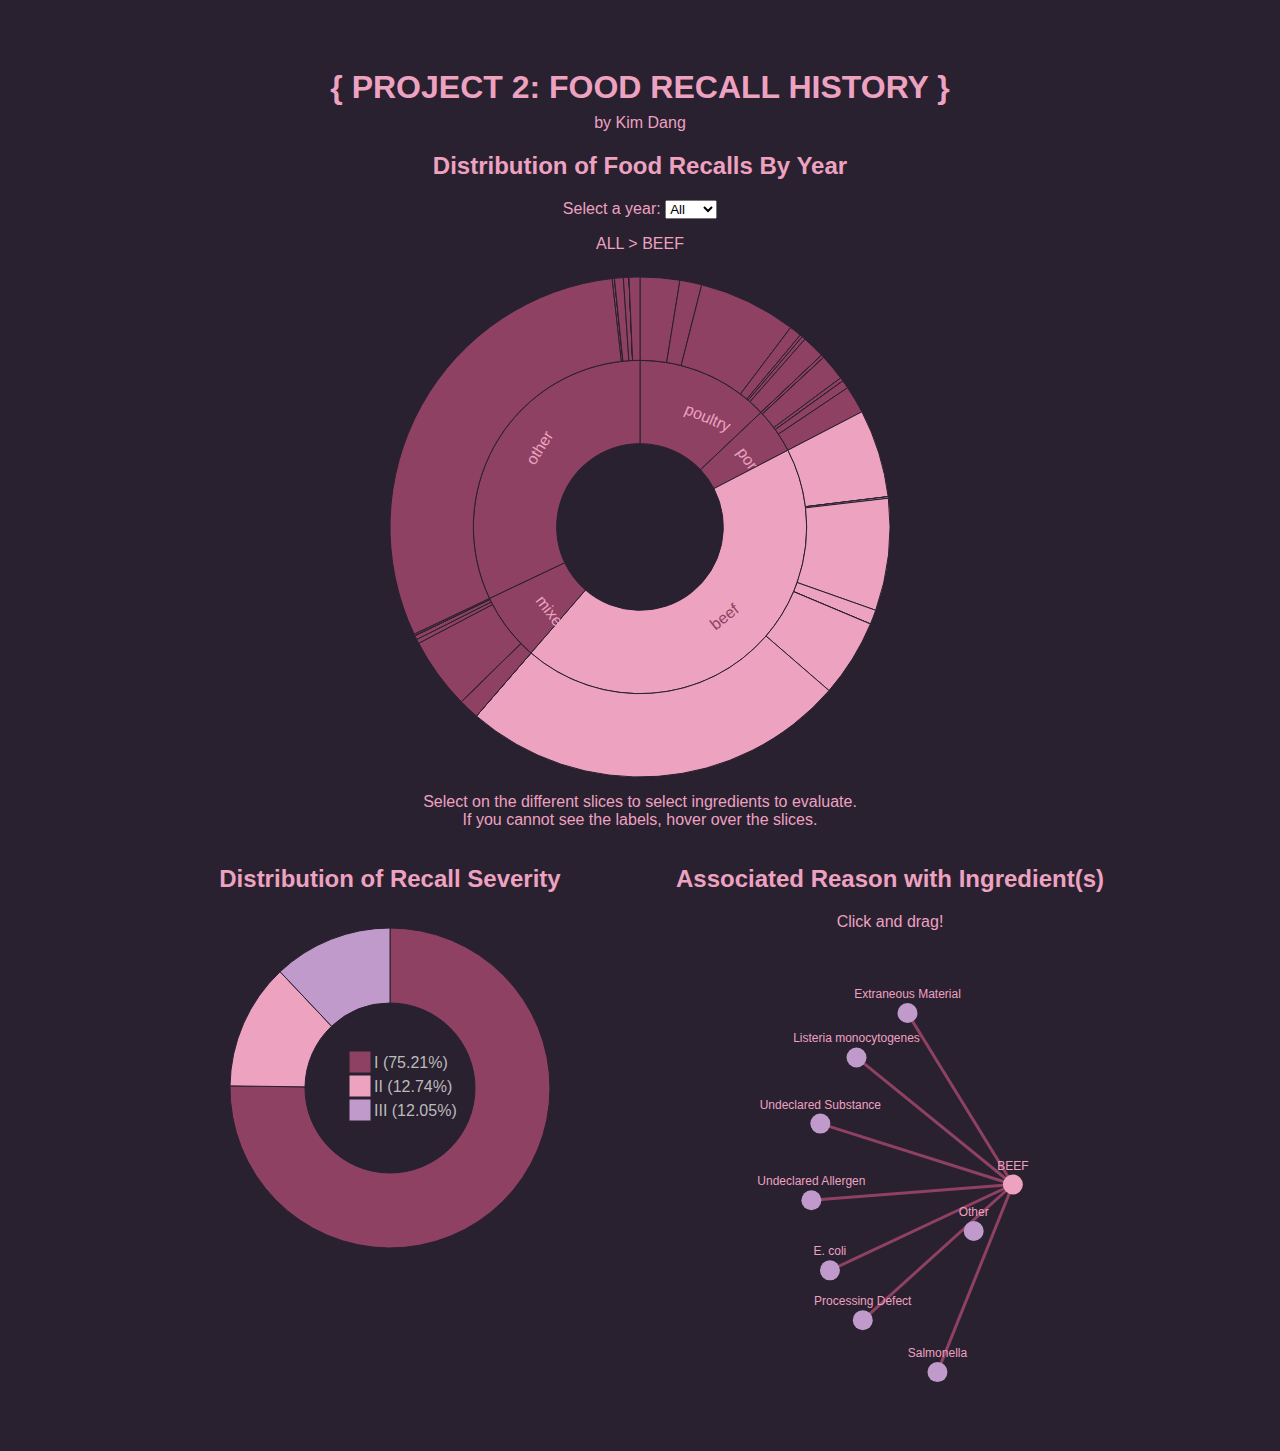
<file: index.html>
<!DOCTYPE html>
<html lang="en">
<head>
    <meta charset="UTF-8">
    <title>Project 2 by Kim Dang</title>
    <script type="text/javascript" src="d3.min.js"></script>
    <script src="scripts/scripts.js"></script>
    <link rel="stylesheet" type="text/css" href="styles/styles.css">
</head>
<body>
    <!--<a href="https://catalog.data.gov/dataset/summary-of-recall-cases-in-calendar-year">The Dataset used is FSIS' Summary of Recall Cases in Calendar Year</a>-->
    <div class="wrap">
        <div class="header1">
            <h1>Project 2: Food Recall History</h1>
            <p>by Kim Dang</p>
        </div>
        <h2 class="labeltext">Distribution of Food Recalls By Year</h2>
        <div id="v1">
            Select a year:
            <select id="timeSelect" onchange="onTimeChange()">
                <option value="2012">2012</option>
                <option value="2013">2013</option>
                <option value="2014">2014</option>
                <option value="All" selected="selected">All</option>
            </select>
            <div id="q2"></div>
            <div id="vv1"></div>
            <p>Select on the different slices to select ingredients to evaluate.<br>
                If you cannot see the labels, hover over the slices.</p>
        </div>
        <div class="wrap2">
            <div id="v2">
                <h2 class="labeltext">Distribution of Recall Severity</h2>
                <div id="vv2"></div>
            </div>
            <div id="v3">
                <h2 class="labeltext">Associated Reason with Ingredient(s)</h2>
                <p>Click and drag!</p>
                <div id="vv3"></div>
            </div>
        </div>
    </div>
</body>
</html>
</file>
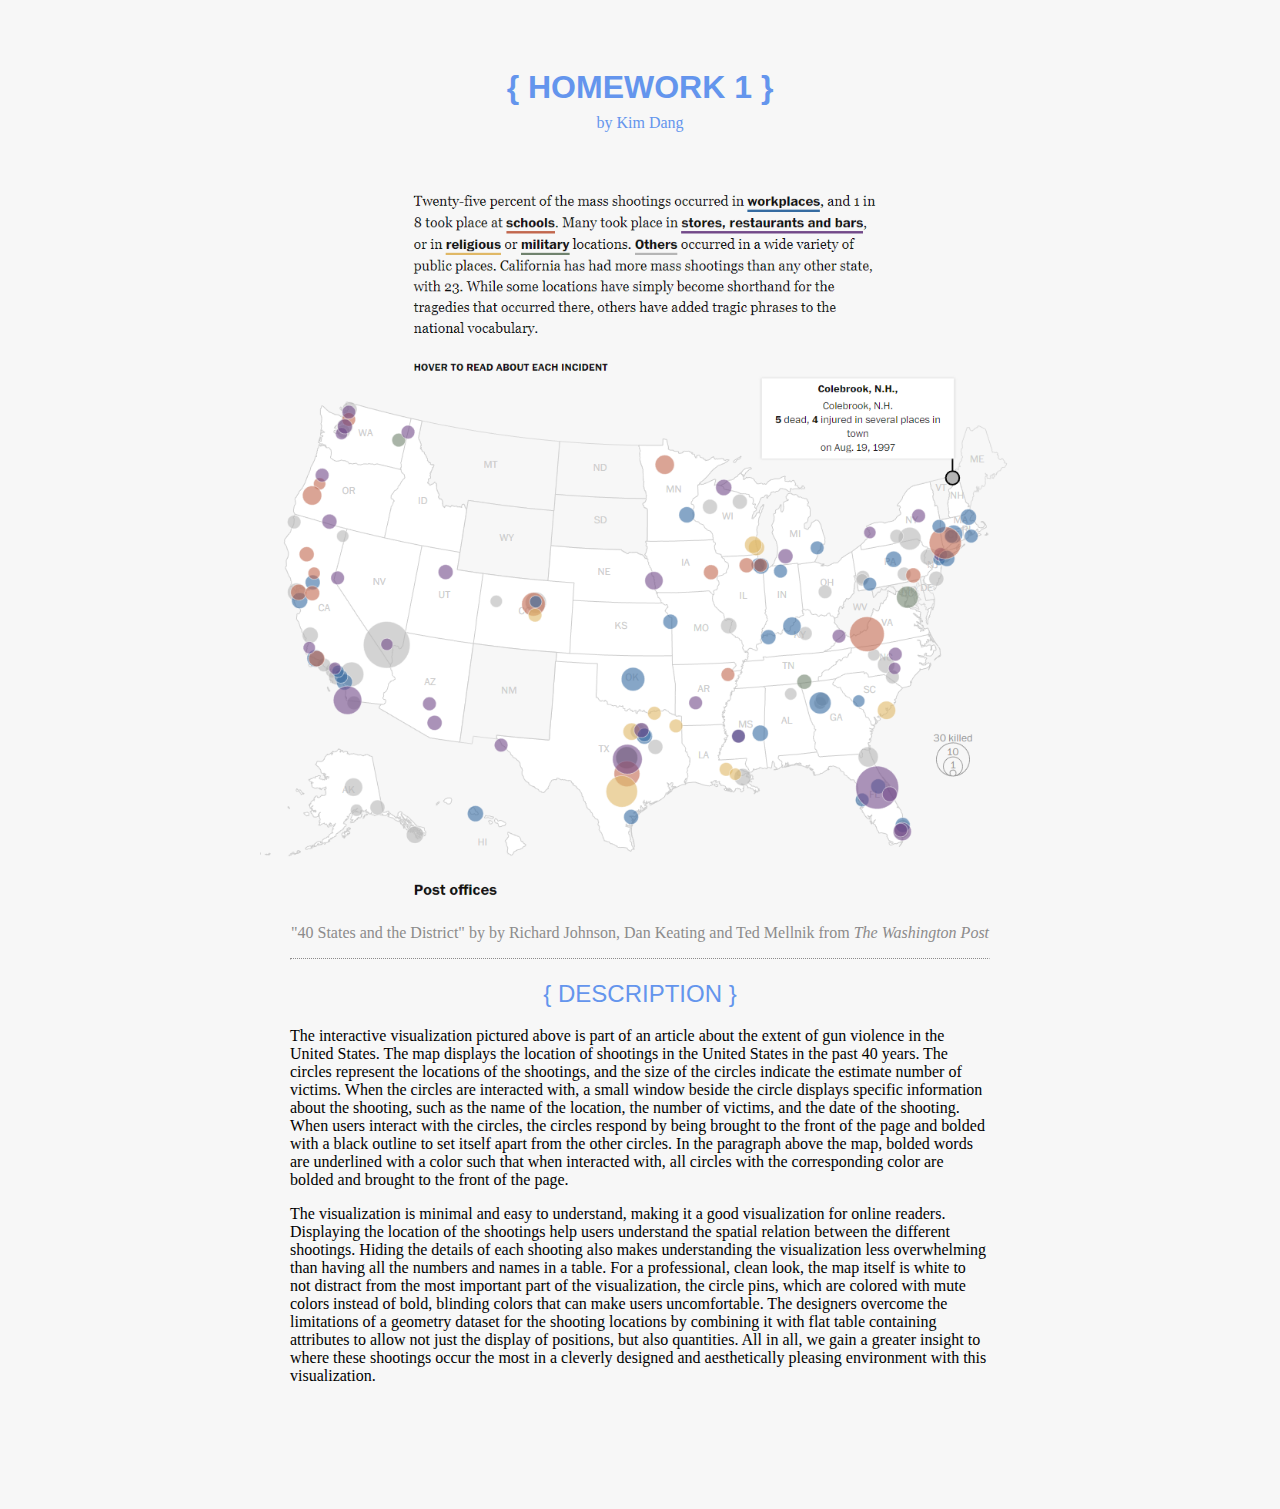
<file: HW1/index.html>
<!DOCTYPE html>
<html lang="en">
<head>
    <meta charset="UTF-8">
    <title>Homework 1</title>
    <style>
        body {
            background: #f7f7f7;
            text-align: center;
            font-family: "Bookman Old Style", Bookman, serif;
        }

        h1 {
            text-transform: uppercase;
            font-weight: bold;
            margin-bottom: -20px;
            font-family: "Arial Narrow", Helvetica, sans-serif;
        }
        h1::before{
            content: "{ "
        }
        h1::after{
            content: " }";
        }
        .header1 {
            padding-top: 40px;
            padding-bottom: 40px;
            color: cornflowerblue;
        }
        .header1 p{
            padding-top: 12px;
        }


        img {
            max-width: 900px;
            height: auto;
        }
        .imgwrap {
            margin:0;
            padding:0;
        }
        a {
            text-decoration: none;
            color: #8c8b8b;
        }
        a:hover{
            color: black;
        }

        h2 {
            text-transform: uppercase;
            font-weight: normal;
            color: cornflowerblue;
            font-family: "Arial Narrow", sans-serif;
        }
        h2::before{
            content: "{ ";
        }
        h2::after{
            content: " }";
        }
        hr {
            border-top: 1px dotted #8c8b8b;
            border-bottom: 1px dotted #f7f7f7;
            max-width: 700px;
        }

        .body1 {
            margin-left: auto;
            margin-right: auto;
            max-width: 700px;
            padding-bottom: 100px;
        }
        .body1 p{
            text-align: left;
        }
    </style>
</head>
<body>
    <div class="header1">
        <h1>Homework 1</h1>
        <p>by Kim Dang</p>
        <!--Header containing a title and your name.-->
    </div>
    <div class="imgwrap">
        <img src="cover.png">
        <!--Screenshot image of the visualization or web page.-->
        <p><a target="_blank" href="https://www.washingtonpost.com/graphics/national/mass-shootings-in-america/#g-gun-deaths-injuries-box">
            "40 States and the District" by by Richard Johnson, Dan Keating and Ted Mellnik from <i>The Washington Post</i></a>
        </a></p>
        <!--Hyperlink to the source page that you got the visualization from.-->
    </div>
    <div class="body1">
        <hr>
        <h2>description</h2>
        <p>The interactive visualization pictured above is part of an article about the extent of gun violence
            in the United States. The map displays the location of shootings in the United States in the past 40 years. The circles
        represent the locations of the shootings, and the size of the circles indicate the estimate number of victims.
        When the circles are interacted with, a small window beside the circle displays specific information about the shooting, such as the
            name of the location, the number of victims, and the date of the shooting. When users interact with the circles,
        the circles respond by being brought to the front of the page and bolded with a black outline
        to set itself apart from the other circles. In the paragraph above the map, bolded words are underlined with a color
        such that when interacted with, all circles with the corresponding color are bolded and brought to the front of the page.</p>

        <p>The visualization is minimal and easy to understand, making it a good visualization for online readers.
            Displaying the location of the shootings help users understand the spatial relation between the different shootings.
            Hiding the details of each shooting also makes understanding the visualization less overwhelming than having all the
            numbers and names in a table. For a professional, clean look, the map itself is white to not distract from the most
            important part of the visualization, the circle pins, which are colored with mute colors instead of bold, blinding colors
            that can make users uncomfortable. The designers overcome the limitations of a geometry dataset for the shooting
            locations by combining it with flat table containing attributes to allow not just the display of positions, but also
            quantities. All in all, we gain a greater insight to where these shootings occur the most in a cleverly designed
            and aesthetically pleasing environment with this visualization.</p>
    </div>
</body>
</html>
</file>
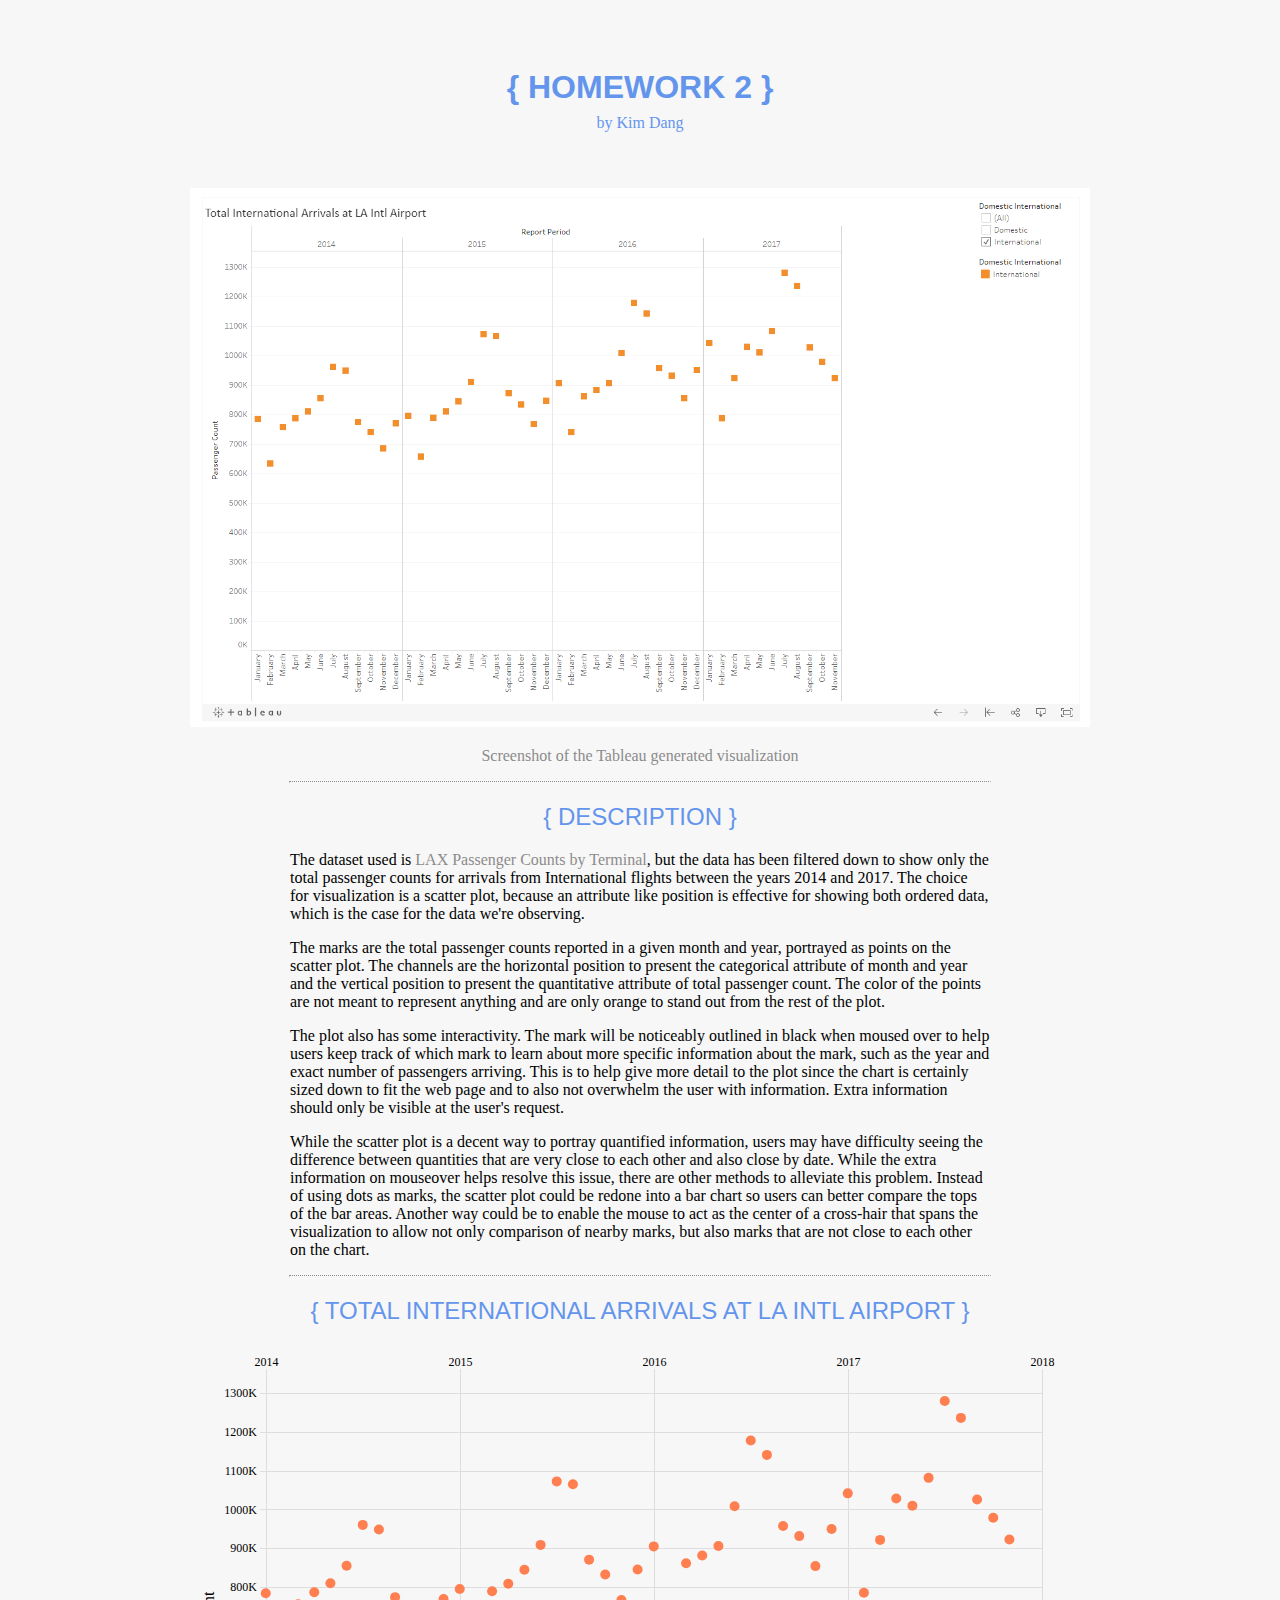
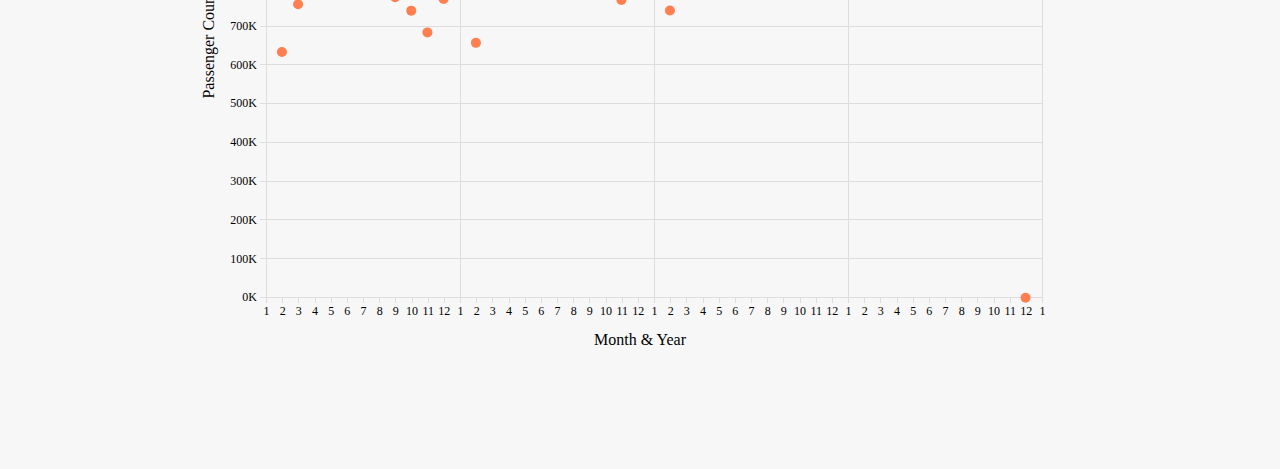
<file: HW2/index.html>
<!DOCTYPE html>
<html lang="en">
<head>
    <meta charset="UTF-8">
    <title>Homework 2</title>
    <script type="text/javascript" src="d3.min.js"></script>
    <link rel="stylesheet" type="text/css" href="styles.css">
</head>
<body>
    <script src="scripts.js"></script>
    <div class="header1">
        <h1>Homework 2</h1>
        <p>by Kim Dang</p>
    </div>
    <div class="imgwrap">
        <img src="cover.png">
        <p><a target="_blank" href="https://public.tableau.com/profile/kim8151#!/vizhome/152AH2/Sheet1">
            Screenshot of the Tableau generated visualization</a>
            </a></p>
    </div>
    <hr>
    <div class="body1">
        <h2>description</h2>
        <p>The dataset used is <a target="_blank" href="https://data.lacity.org/A-Prosperous-City/Los-Angeles-International-Airport-Passenger-Traffi/g3qu-7q2u">
            LAX Passenger Counts by Terminal</a>, but the data has been filtered down to show only the total
        passenger counts for arrivals from International flights between the years 2014 and 2017. The choice for
            visualization is a scatter plot, because an attribute like position is effective for showing both
            ordered data, which is the case for the data we're observing.</p>
            <p>The marks are the total passenger counts reported in a given month and year,
            portrayed as points on the scatter plot. The channels are the horizontal position to present
            the categorical attribute of month and year and the vertical position to present the quantitative attribute
            of total passenger count. The color of the points are not meant to represent anything and are only
        orange to stand out from the rest of the plot.</p>
        <p>The plot also has some interactivity.  The mark will be noticeably outlined in black when moused over to help
            users keep track of which mark to learn about more specific information about the mark, such as the year
            and exact number of passengers arriving. This is to help give more detail to the plot since the chart is
            certainly sized down to fit the web page and to also not overwhelm the user with information. Extra
            information should only be visible at the user's request.</p>
        <p>While the scatter plot is a decent way to portray quantified information, users may have difficulty seeing the
        difference between quantities that are very close to each other and also close by date. While the extra information
        on mouseover helps resolve this issue, there are other methods to alleviate this problem. Instead of using dots
        as marks, the scatter plot could be redone into a bar chart so users can better compare the tops of the bar areas.
        Another way could be to enable the mouse to act as the center of a cross-hair that spans the visualization to allow
            not only comparison of nearby marks, but also marks that are not close to each other on the chart.</p>
    </div>
    <hr>
    <h2>Total International Arrivals at LA Intl Airport</h2>
    <div id="d3rep"></div>
</body>
</html>
</file>
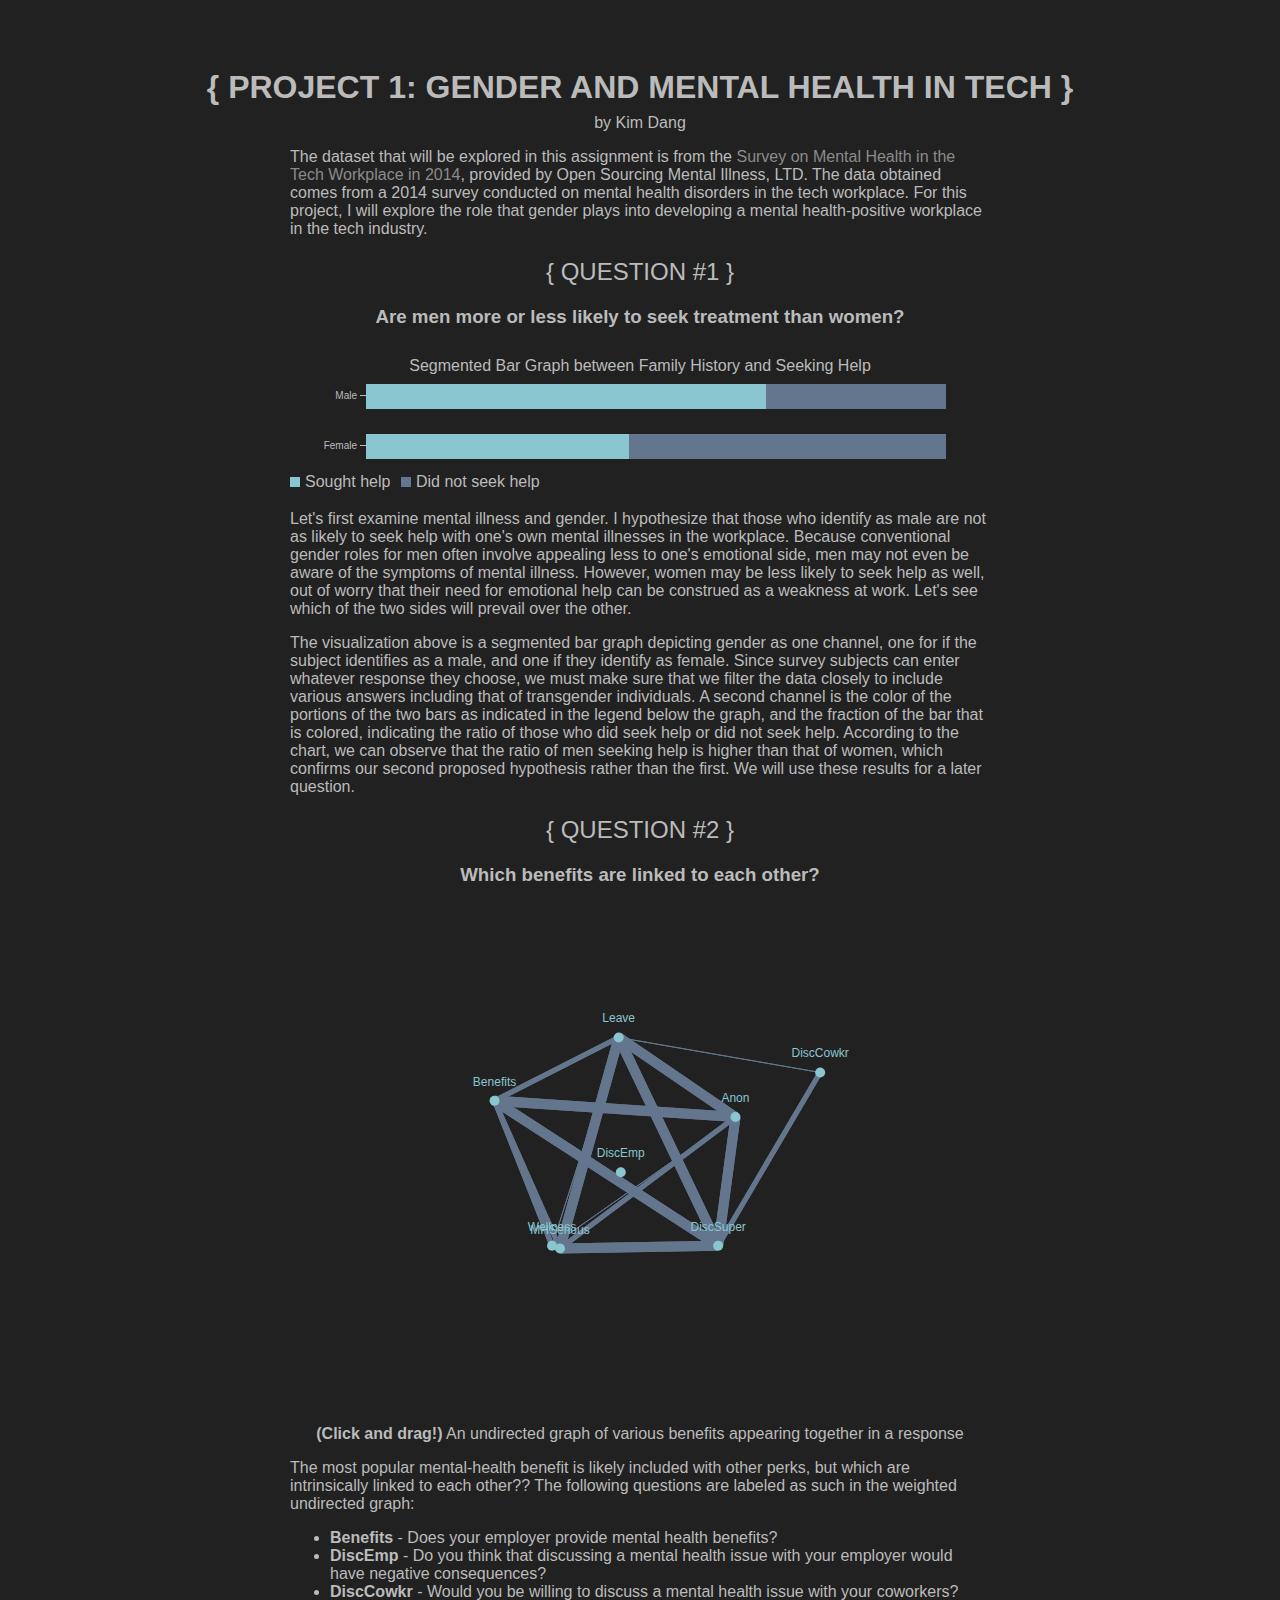
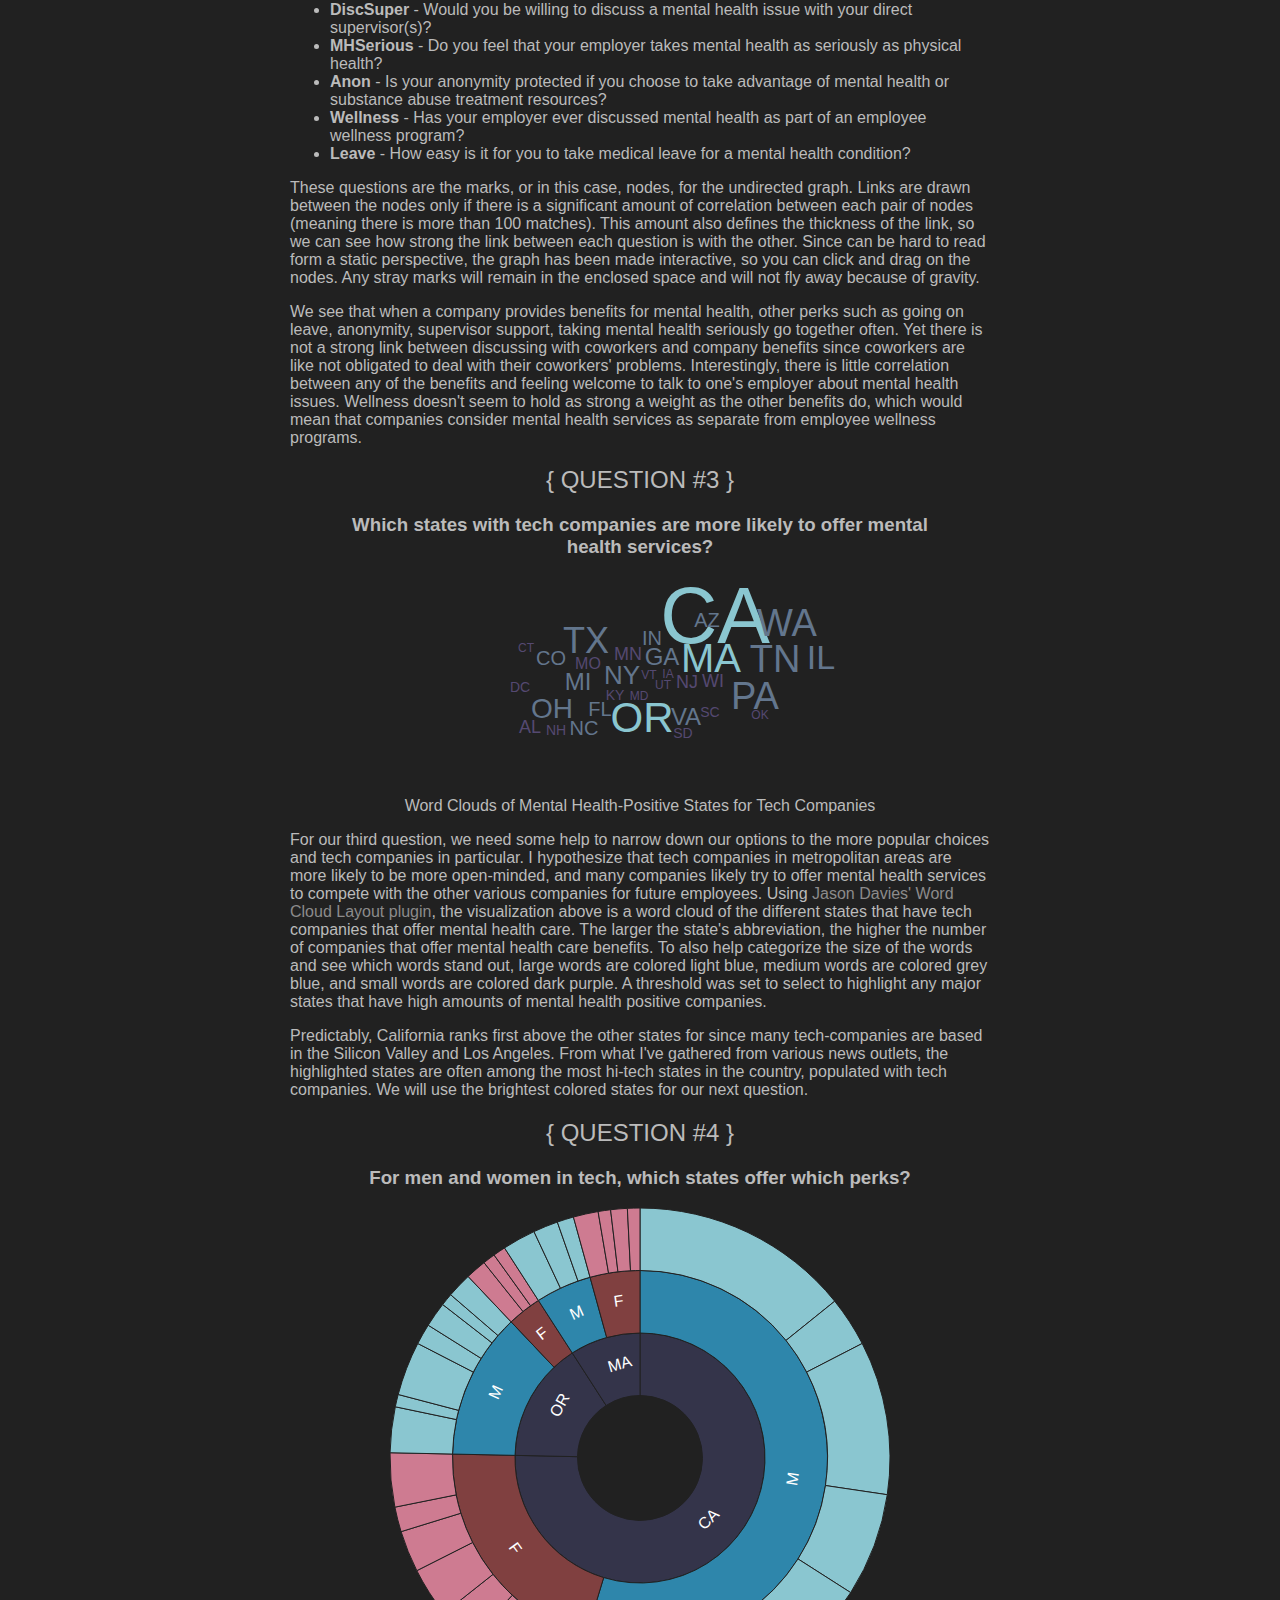
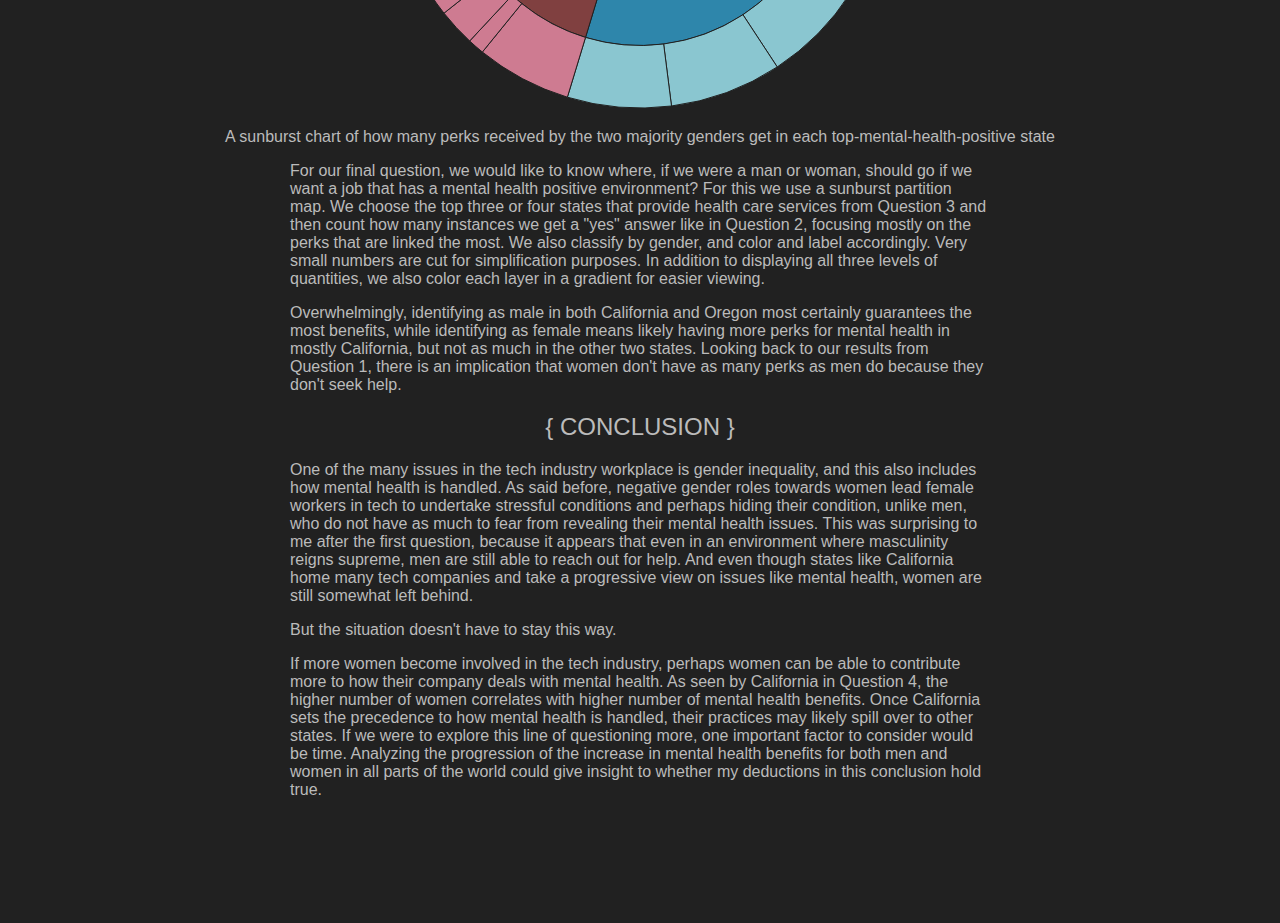
<file: PT1/Dang_Kim/index.html>
<!DOCTYPE html>
<html lang="en">
<head>
    <meta charset="UTF-8">
    <title>Project 1: Gender, Mental Health, and the Tech Industry</title>
    <script type="text/javascript" src="d3.min.js"></script>
    <script type="text/javascript" src="./scripts/d3.layout.cloud.js"></script>
    <script src="scripts/scripts.js"></script>
    <link rel="stylesheet" type="text/css" href="styles/styles.css">
</head>
<body>
    <div class="header1">
        <h1>Project 1: Gender and Mental Health in Tech</h1>
        <p>by Kim Dang</p>
    </div>
    <div class="divtext">
        <p>The dataset that will be explored in this assignment is from the <a target="_blank" href="https://www.kaggle.com/osmi/mental-health-in-tech-survey">
            Survey on Mental Health in the Tech Workplace in 2014</a>, provided by Open Sourcing Mental Illness, LTD.
            The data obtained comes from a 2014 survey conducted on mental health disorders in the tech workplace. For
            this project, I will explore the role that gender plays into developing a mental health-positive workplace
            in the tech industry.
        </p>
    </div>

    <h2>Question #1</h2>
    <h3>Are men more or less likely to seek treatment than women?</h3>
    <div id="q1"></div>
    <div id="q1_legend"></div>
    <div class="divtext">
        <p>Let's first examine mental illness and gender. I hypothesize that those who identify as male are not as likely to seek help with one's own mental illnesses in the workplace.
            Because conventional gender roles for men often involve appealing less to one's emotional side, men may not even
        be aware of the symptoms of mental illness. However, women may be less likely to seek help as well, out of worry that
        their need for emotional help can be construed as a weakness at work. Let's see which of the two sides will prevail
        over the other.</p>
        <p>The visualization above is a segmented bar graph depicting gender as one channel, one for if the subject
            identifies as a male, and one if they identify as female. Since survey subjects can
            enter whatever response they choose, we must make sure that we filter the data closely to include various answers
            including that of transgender individuals. A second channel
            is the color of the portions of the two bars as indicated in the legend below the graph, and
            the fraction of the bar that is colored, indicating the ratio of those who did seek help or did not seek help. According
            to the chart, we can observe that the ratio of men seeking help is higher than that of women, which confirms our second
            proposed hypothesis rather than the first. We will use these
            results for a later question.
        </p>
    </div>

    <h2>Question #2</h2>
    <h3>Which benefits are linked to each other?</h3>
    <div id="q3"></div>
    <p class="p2"><b>(Click and drag!)</b> An undirected graph of various benefits appearing together in a response</p>
    <div class="divtext">
        <p>The most popular mental-health benefit is likely included with other perks, but which are intrinsically linked to each other??
            The following questions are labeled as such in the weighted undirected graph:
        <ul>
        <li><b>Benefits</b> - Does your employer provide mental health benefits?</li>
        <li><b>DiscEmp</b> - Do you think that discussing a mental health issue with your employer would have negative consequences?</li>
        <li><b>DiscCowkr</b> - Would you be willing to discuss a mental health issue with your coworkers?</li>
        <li><b>DiscSuper</b> - Would you be willing to discuss a mental health issue with your direct supervisor(s)?</li>
        <li><b>MHSerious</b> - Do you feel that your employer takes mental health as seriously as physical health?</li>
        <li><b>Anon</b> - Is your anonymity protected if you choose to take advantage of mental health or substance abuse treatment resources?</li>
        <li><b>Wellness</b> - Has your employer ever discussed mental health as part of an employee wellness program?</li>
        <li><b>Leave</b> - How easy is it for you to take medical leave for a mental health condition?</li>
        </ul>
        </p>
        <p>
        These questions are the marks, or in this case, nodes, for the undirected graph. Links are drawn between the nodes
        only if there is a significant amount of correlation between each pair of nodes (meaning there is more than 100 matches). This amount
            also defines the thickness of the link, so we can see how strong the link between each question is with the other. Since can be hard
        to read form a static perspective, the graph has been made interactive, so you can click and drag on the nodes. Any stray
        marks will remain in the enclosed space and will not fly away because of gravity.</p>
        <p>
        We see that when a company provides benefits for mental health, other perks such as going on leave, anonymity,
        supervisor support, taking mental health seriously go together often. Yet there is not a strong link between discussing
        with coworkers and company benefits since coworkers are like not obligated to deal with their coworkers' problems.
        Interestingly, there is little correlation between any of the benefits and feeling welcome to talk to one's employer about
        mental health issues. Wellness doesn't seem to hold as strong a weight as the other benefits do, which would mean that
            companies consider mental health services as separate from employee wellness programs.
        </p>
    </div>

    <h2>Question #3</h2>
    <h3>Which states with tech companies are more likely to offer mental health services?</h3>
    <div id="q2"></div>
    <p class="p2">
        Word Clouds of Mental Health-Positive States for Tech Companies
    </p>
    <div class="divtext">
        <p>For our third question, we need some help to narrow down our options to the more popular choices and tech companies in particular.
            I hypothesize that tech companies in metropolitan areas are more likely to be more open-minded, and many companies
            likely try to offer mental health services to compete with the other various companies for future employees. Using
            <a target="_blank" href="https://github.com/jasondavies/d3-cloud">Jason Davies' Word Cloud Layout plugin</a>, the visualization above is a
            word cloud of the different states that have tech companies that offer mental health care.
            The larger the state's abbreviation, the higher the number of companies that offer mental health care benefits. To also help categorize
            the size of the words and see which words stand out, large words are colored light blue, medium words are colored grey blue,
            and small words are colored dark purple. A threshold was set to select to highlight any major states that have high amounts
            of mental health positive companies.
        </p>
        <p>Predictably, California ranks first above the other states for since many tech-companies are based in the Silicon Valley
            and Los Angeles. From what I've gathered from various news outlets, the highlighted states are often among the most
            hi-tech states in the country, populated with tech companies. We will use the brightest colored states for our next question.</p>
    </div>

    <h2>Question #4</h2>
    <h3>For men and women in tech, which states offer which perks?</h3>
    <div id="q4"></div>
    <p class="p2">A sunburst chart of how many perks received by the two majority genders get in each top-mental-health-positive state</p>
    <div class="divtext">
        <p>For our final question, we would like to know where, if we were a man or woman, should go if we want a job that has a
        mental health positive environment? For this we use a sunburst partition map. We choose the top three or four states that provide health care services from
        Question 3 and then count how many instances we get a "yes" answer like in Question 2, focusing mostly on the perks that are linked the most.
            We also classify by gender, and color and label accordingly. Very small numbers are cut for simplification purposes. In
        addition to displaying all three levels of quantities, we also color each layer in a gradient for easier viewing.</p>
        <p>Overwhelmingly, identifying as male in both California and Oregon most certainly guarantees the most benefits, while
        identifying as female means likely having more perks for mental health in mostly California, but not as much in the other two
            states. Looking back to our results from Question 1, there is
            an implication that women don't have as many perks as men do because they don't seek help.</p>
    </div>

    <h2>Conclusion</h2>
    <div class="divtext">
        <p>
            One of the many issues in the tech industry workplace is gender inequality, and this also includes how mental health
            is handled. As said before, negative gender roles towards women lead female
            workers in tech to undertake stressful conditions and perhaps hiding their condition, unlike men, who do not have
            as much to fear from revealing their mental health issues. This was surprising to me after the first question, because
            it appears that even in an environment where masculinity reigns supreme, men are still able to reach out for help.
            And even though states like California home many tech companies and take a progressive view on
            issues like mental health, women are still somewhat left behind.

        </p>
        <p>But the situation doesn't have to stay this way.</p>
        <p>If more women become involved in the tech industry, perhaps women can be able to contribute more to
            how their company deals with mental health. As seen by California in Question 4, the higher number
            of women correlates with higher number of mental health benefits. Once California sets the precedence to how mental
            health is handled, their practices may likely spill over to other states. If we were to explore this line of questioning more,
            one important factor to consider would be time.
        Analyzing the progression of the increase in mental health benefits for both men and women in all parts of the world
        could give insight to whether my deductions in this conclusion hold true.</p>
    </div>
</body>
</html>
</file>
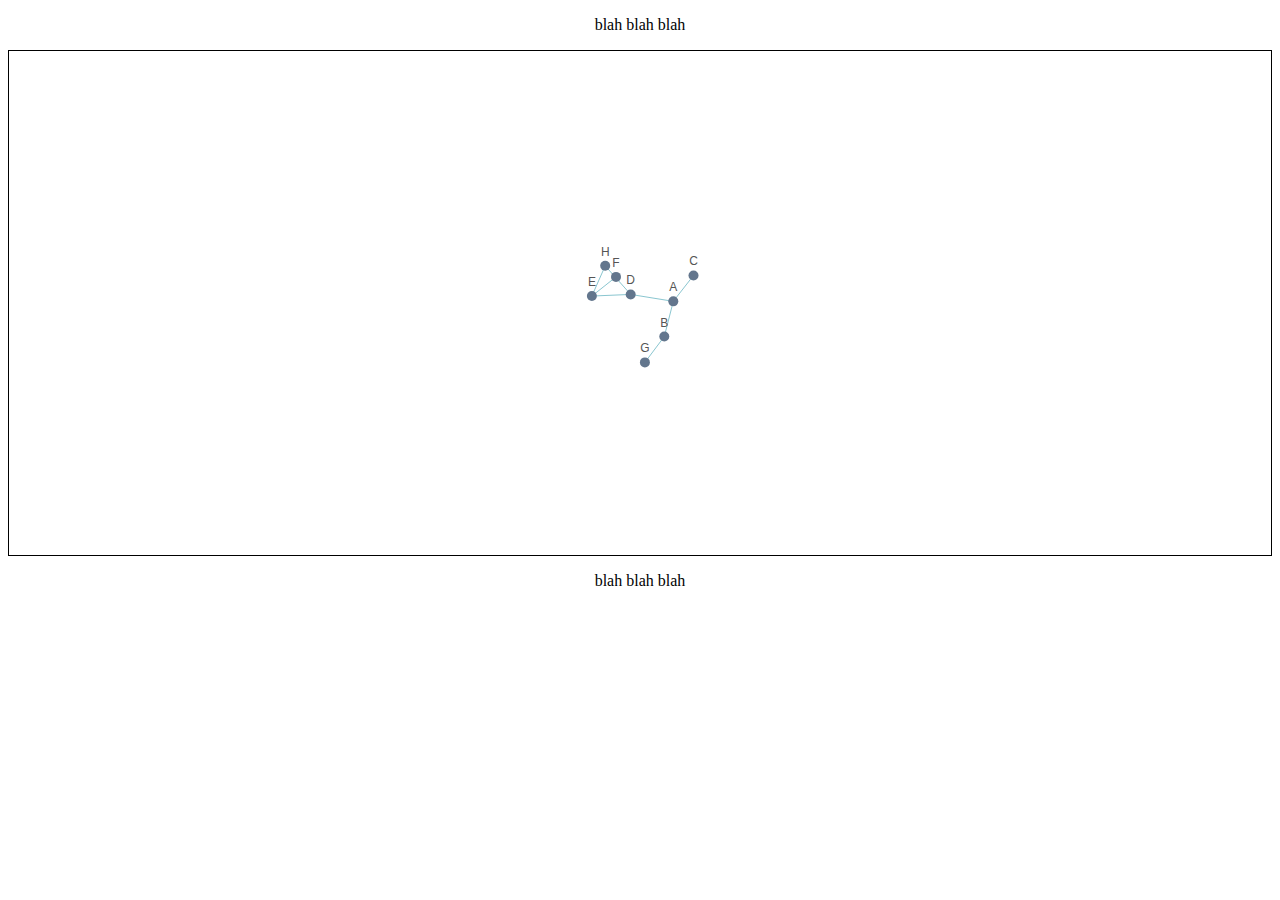
<file: PT1/test.html>
<!DOCTYPE html>
<html lang="en">
<head>
    <meta charset='utf-8'>
    <title>Force Layout Example 1</title>
    <style>
        body{
            text-align: center;
        }
        #q3{
            border: 1px solid black;
        }
        text {
            text-anchor: middle;
            font-family: "Helvetica Neue", Helvetica, sans-serif;
            fill: #666;
            font-size: 16px;
        }

    </style>
</head>
<body>
<p>blah blah blah</p>
<div id="q3"></div>
<p>blah blah blah</p>
<script src='./Dang_Kim/d3.min.js'></script>
<script>
    var width = 500, height = 500;
    var color = ["#554971",
        "#63768D",
        "#8AC6D0"];

    //put svg into div container
    var svg3 = d3.select("#q3").append("svg")
        .attr("width", width).attr("height", height);

    var nodes = [
        {name: 'A'},
        {name: 'B'},
        {name: 'C'},
        {name: 'D'},
        {name: 'E'},
        {name: 'F'},
        {name: 'G'},
        {name: 'H'},
    ]
    var links = [
        {source: 0, target: 1},
        {source: 0, target: 2},
        {source: 0, target: 3},
        {source: 1, target: 6},
        {source: 3, target: 4},
        {source: 3, target: 7},
        {source: 4, target: 5},
        {source: 4, target: 7}
    ]
    var simulation = d3.forceSimulation(nodes)
        .force('charge', d3.forceManyBody())
        .force('center', d3.forceCenter(width / 2, height / 2))
        .force("link", d3.forceLink().links(links));
    var llinks = svg3
        .selectAll('line')
        .data(links).enter()
        .append('line')
        .attr("stroke", color[2]);
    var nnodes = svg3
        .selectAll('circle')
        .data(nodes).enter()
        .append('circle')
        .attr('r', 5)
        .attr("fill", color[1]);
    var labels = svg3
        .selectAll("text")
        .data(nodes).enter()
        .append("text")
        .text(function(d){
            return d.name;
        })
        .style("text-anchor", "middle")
        .style("fill", "#555")
        .style("font-size", 12);

    function ticked() {
        updateLinks()
        updateNodes()
        updateLabels()
    }

    function updateLinks() {
        llinks
            .attr('x1', function(d) {
                return d.source.x
            })
            .attr('y1', function(d) {
                return d.source.y
            })
            .attr('x2', function(d) {
                return d.target.x
            })
            .attr('y2', function(d) {
                return d.target.y
            })
    }


    function updateNodes() {
        nnodes
            .attr('cx', function(d) {
                return d.x
            })
            .attr('cy', function(d) {
                return d.y
            });
    }
    function updateLabels(){
        labels.attr("x", function(d){ return d.x; })
            .attr("y", function(d){ return d.y - 10; });
    }
    simulation.on('tick', ticked);

</script>
</body>
</html>
</file>
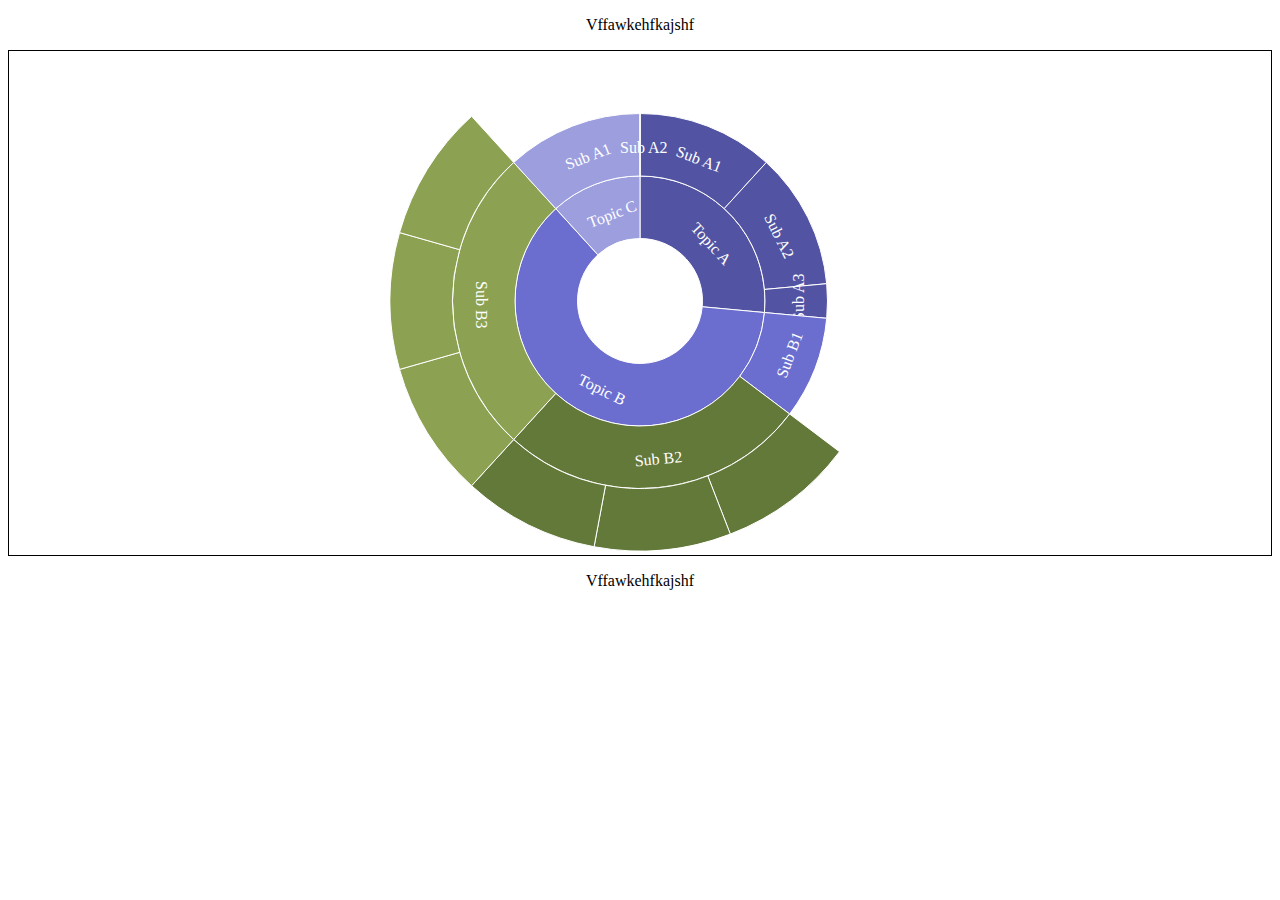
<file: PT1/test2.html>
<!DOCTYPE html>
<html lang="en">
<head>
    <meta charset="UTF-8">
    <title>Title</title>
    <style>
        #q4 text {
            fill: white;
            pointer-events: none;
        }
        body{
            text-align: center;
        }
        #q4{
            border: 1px solid black;
        }
    </style>
</head>
<body>
<script src='./Dang_Kim/d3.min.js'></script>
<p>Vffawkehfkajshf</p>
<div id="q4"></div>
<p>Vffawkehfkajshf</p>
<script>
    var width = 500, height = 500;

    //put svg into div container
    var svg4 = d3.select("#q4").append("svg")
        .attr("width", width).attr("height", height)
        .append('g')  // <-- 3
        .attr('transform', 'translate(' + width / 2 + ',' + height / 2 + ')');
    var nodeData = {
        "name": "TOPICS", "children": [{
            "name": "Topic A",
            "children": [{"name": "Sub A1", "size": 4}, {"name": "Sub A2", "size": 4}, {"name": "Sub A3", "size": 1}]
        }, {
            "name": "Topic B",
            "children": [{"name": "Sub B1", "size": 3},
                {"name": "Sub B2", "children": [{"name": "Sub B1", "size": 3}, {"name": "Sub B2", "size": 3}, {
                        "name": "Sub B3", "size": 3}]},
                {"name": "Sub B3",
                "children": [{"name": "Sub B1", "size": 3}, {"name": "Sub B2", "size": 3}, {
                    "name": "Sub B3", "size": 3}]
            }]
        }, {
            "name": "Topic C",
            "children": [{"name": "Sub A1", "size": 4}, {"name": "Sub A2", "size": 0}]
        }]
    };
    var radius = Math.min(width, height) / 2;  // < -- 2
    var color = d3.scaleOrdinal(d3.schemeCategory20b);   // <-- 3

    var partition = d3.partition()
        .size([2 * Math.PI, radius]);
    var root = d3.hierarchy(nodeData)
        .sum(function(d){
            return d.size;
        });
    partition(root);
    var arc = d3.arc()
        .startAngle(function (d) { return d.x0 })
        .endAngle(function (d) { return d.x1 })
        .innerRadius(function (d) { return d.y0 })
        .outerRadius(function (d) { return d.y1 });
    svg4.selectAll('path')  // <-- 1
        .data(root.descendants())  // <-- 2
        .enter()  // <-- 3
        .append("g").attr("class", "node")
        .append('path')  // <-- 4
        .attr("display", function (d) { return d.depth ? null : "none"; })  // <-- 5
        .attr("d", arc)  // <-- 6
        .style('stroke', '#fff')  // <-- 7
        .style("fill", function (d) { return color((d.children ? d : d.parent).data.name); });  // <-- 8
    svg4.selectAll(".node")
        .append("text")
        .attr("transform", function(d){
            return "translate(" + arc.centroid(d) + ")rotate(" + computeTextRotation(d) + ")";
        })
        .attr("dx", "-20")
        .attr("dy", ".5em")
        .text(function(d) {
            if (d.depth > 2){
                return "";
            }
            return d.parent ? d.data.name : "";
        });
    function computeTextRotation(d) {
        var angle = (d.x0 + d.x1) / Math.PI * 90;  // <-- 1

        // Avoid upside-down labels
        return (angle < 90 || angle > 270) ? angle : angle + 180;  // <--2 "labels aligned with slices"

        // Alternate label formatting
        //return (angle < 180) ? angle - 90 : angle + 90;  // <-- 3 "labels as spokes"
    }
</script>
</body>
</html>
</file>
<file: styles/styles.css>
html {
    background-color: #292030;
    color: #EDA2C0;
}
body {
    font-family: "Arial Narrow", "Helvetica", sans-serif;
    text-align: center;
}
h1 {
    text-transform: uppercase;
    font-weight: bold;
    margin-bottom: -20px;
    font-family: "Arial Narrow", Helvetica, sans-serif;
}
h1::before{
    content: "{ ";
}
h1::after{
    content: " }";
}
.header1 {
    padding-top: 40px;
}
.header1 p{
    padding-top: 12px;
}

#tooltip {
    position: absolute;
    background-color:#333;
    color: #fff;
    padding:3px;
    font-size:13px;
    z-index: 5;
}

.wrap {
    display: inline-block;
    width: 1000px;
    height: 75%;
}
.wrap2 {
    display: inline-block;
    width: 1000px;
    height: 500px;
}

#v1{
    width: 500px;
    height: auto;
    text-align: center;
    margin: 0 auto;
}
#vv1 {
    height: 500px;
    width: 500px;
}
#timeSelect{
    margin-bottom: 16px;
}

#v2 {
    float: left;
    height: 500px;
    width: 500px;
}
.legend2{
}
.rect{
    stroke-width: 2px;
}
#q2 {
    text-align: center;
    margin-bottom: 24px;
}

#v3 {
    float: left;
    height: 500px;
    width: 500px;
}
.labeltext {
    margin-top: 20px;
}
</file>
<file: HW2/styles.css>
body {
    background: #f7f7f7;
    text-align: center;
    font-family: "Bookman Old Style", Bookman, serif;
    padding-bottom: 100px;
}

h1 {
    text-transform: uppercase;
    font-weight: bold;
    margin-bottom: -20px;
    font-family: "Arial Narrow", Helvetica, sans-serif;
}
h1::before{
    content: "{ "
}
h1::after{
    content: " }";
}
.header1 {
    padding-top: 40px;
    padding-bottom: 40px;
    color: cornflowerblue;
}
.header1 p{
    padding-top: 12px;
}


img {
    max-width: 900px;
    height: auto;
}
.imgwrap {
    margin:0;
    padding:0;
}
a {
    text-decoration: none;
    color: #8c8b8b;
}
a:hover{
    color: black;
}

h2 {
    text-transform: uppercase;
    font-weight: normal;
    color: cornflowerblue;
    font-family: "Arial Narrow", sans-serif;
}
h2::before{
    content: "{ ";
}
h2::after{
    content: " }";
}
hr {
    border-top: 1px dotted #8c8b8b;
    border-bottom: 1px dotted #f7f7f7;
    max-width: 700px;
}

.body1 {
    margin-left: auto;
    margin-right: auto;
    max-width: 700px;
}
.body1 p{
    text-align: left;
}

/*D3 STUFF*/
.axis path, .axis line {
    fill: none;
    stroke: #ddd;
    shape-rendering: crispEdges;
}
.axis text {
    font-family: "Arial Narrow";
    font-size: 12px;
}
.loading {
    font-family: "Arial Narrow";
}
</file>
<file: PT1/Dang_Kim/styles/styles.css>
html {
    background-color: #212121;
    color: #bbbbbb;
}
body {
    font-family: "Arial Narrow", "Helvetica", sans-serif;
    text-align: center;
    padding-bottom: 100px;
}
h1 {
    text-transform: uppercase;
    font-weight: bold;
    margin-bottom: -20px;
    font-family: "Arial Narrow", Helvetica, sans-serif;
}
h1::before{
    content: "{ ";
}
h1::after{
    content: " }";
}
.header1 {
    padding-top: 40px;
}
.header1 p{
    padding-top: 12px;
}

h2 {
    text-transform: uppercase;
    font-weight: normal;
    color: #bbbbbb;
    font-family: "Arial Narrow", sans-serif;
}
h2::before{
    content: "{ ";
}
h2::after{
    content: " }";
}

h3 {
    width: 600px;
    height: auto;
    margin-left: auto;
    margin-right: auto;
}



hr {
    border-top: 1px dotted #bbbbbb;
    border-bottom: 1px dotted #212121;
    max-width: 700px;
}



img {
    max-width: 900px;
    height: auto;
}
.imgwrap {
    margin:0;
    padding:0;
}

.p2 {
    text-align: center;
}

a {
    text-decoration: none;
    color: #8c8b8b;
}
a:hover{
    color: white;
}

.divtext {
    text-align: left;
    margin-left: auto;
    margin-right: auto;
    max-width: 700px;
}

.axis .domain {
    display: none;
    color: #212121;
}
.axis path, .axis line {
    fill: none;
    stroke: #bbbbbb;
    shape-rendering: crispEdges;
}
.axis text {
    fill: #bbbbbb;
}
rect {
    shape-rendering: crispEdges;
}

.c1 {
    background-color: #404080;
    color: #404080;
}
.c2 {
    background-color: #804040;
    color: #804040;
}

.c3 {
    background-color: #2E86AB;
    color: #2E86AB;
}
.c4 {
    background-color: #A23B72;
    color: #A23B72;
}
.c5 {
    background-color: #CE7B91;
    color: #CE7B91;
}
.c6 {
    background-color: #F18F01;
    color: #F18F01;
}

.c7 {
    background-color: #554971;
    color: #554971;
}
.c8 {
    background-color: #63768D;
    color: #63768D;
}
.c9 {
    background-color: #8AC6D0;
    color: #8AC6D0;
}
.c10 {
    background-color: #B8F3FF;
    color: #B8F3FF;
}


.c11 {
    background-color: #D62828;
    color: #D62828;
}
.c12 {
    background-color: #F77F00;
    color: #F77F00;
}
.c13 {
    background-color: #FCBF49;
    color: #FCBF49;
}
.c14 {
    background-color: #EAE2B7;
    color: #EAE2B7;
}
</file>
